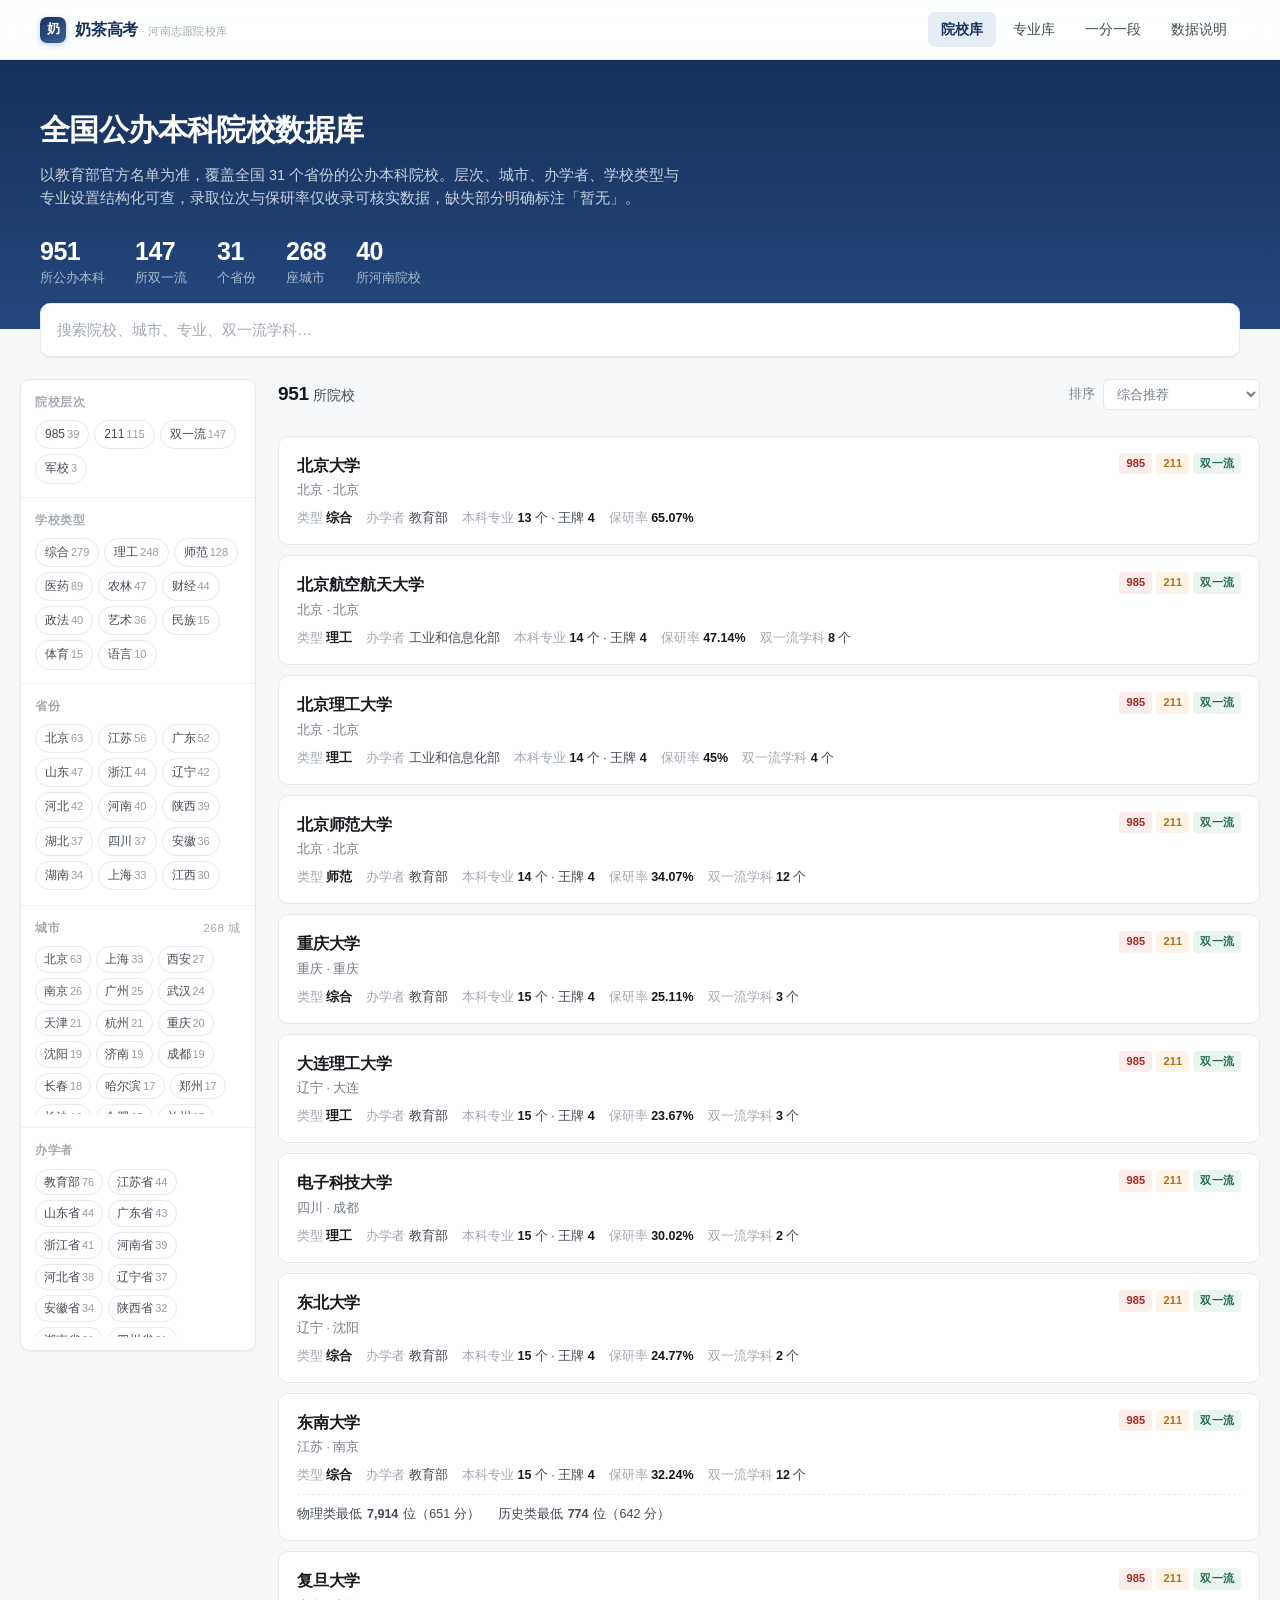
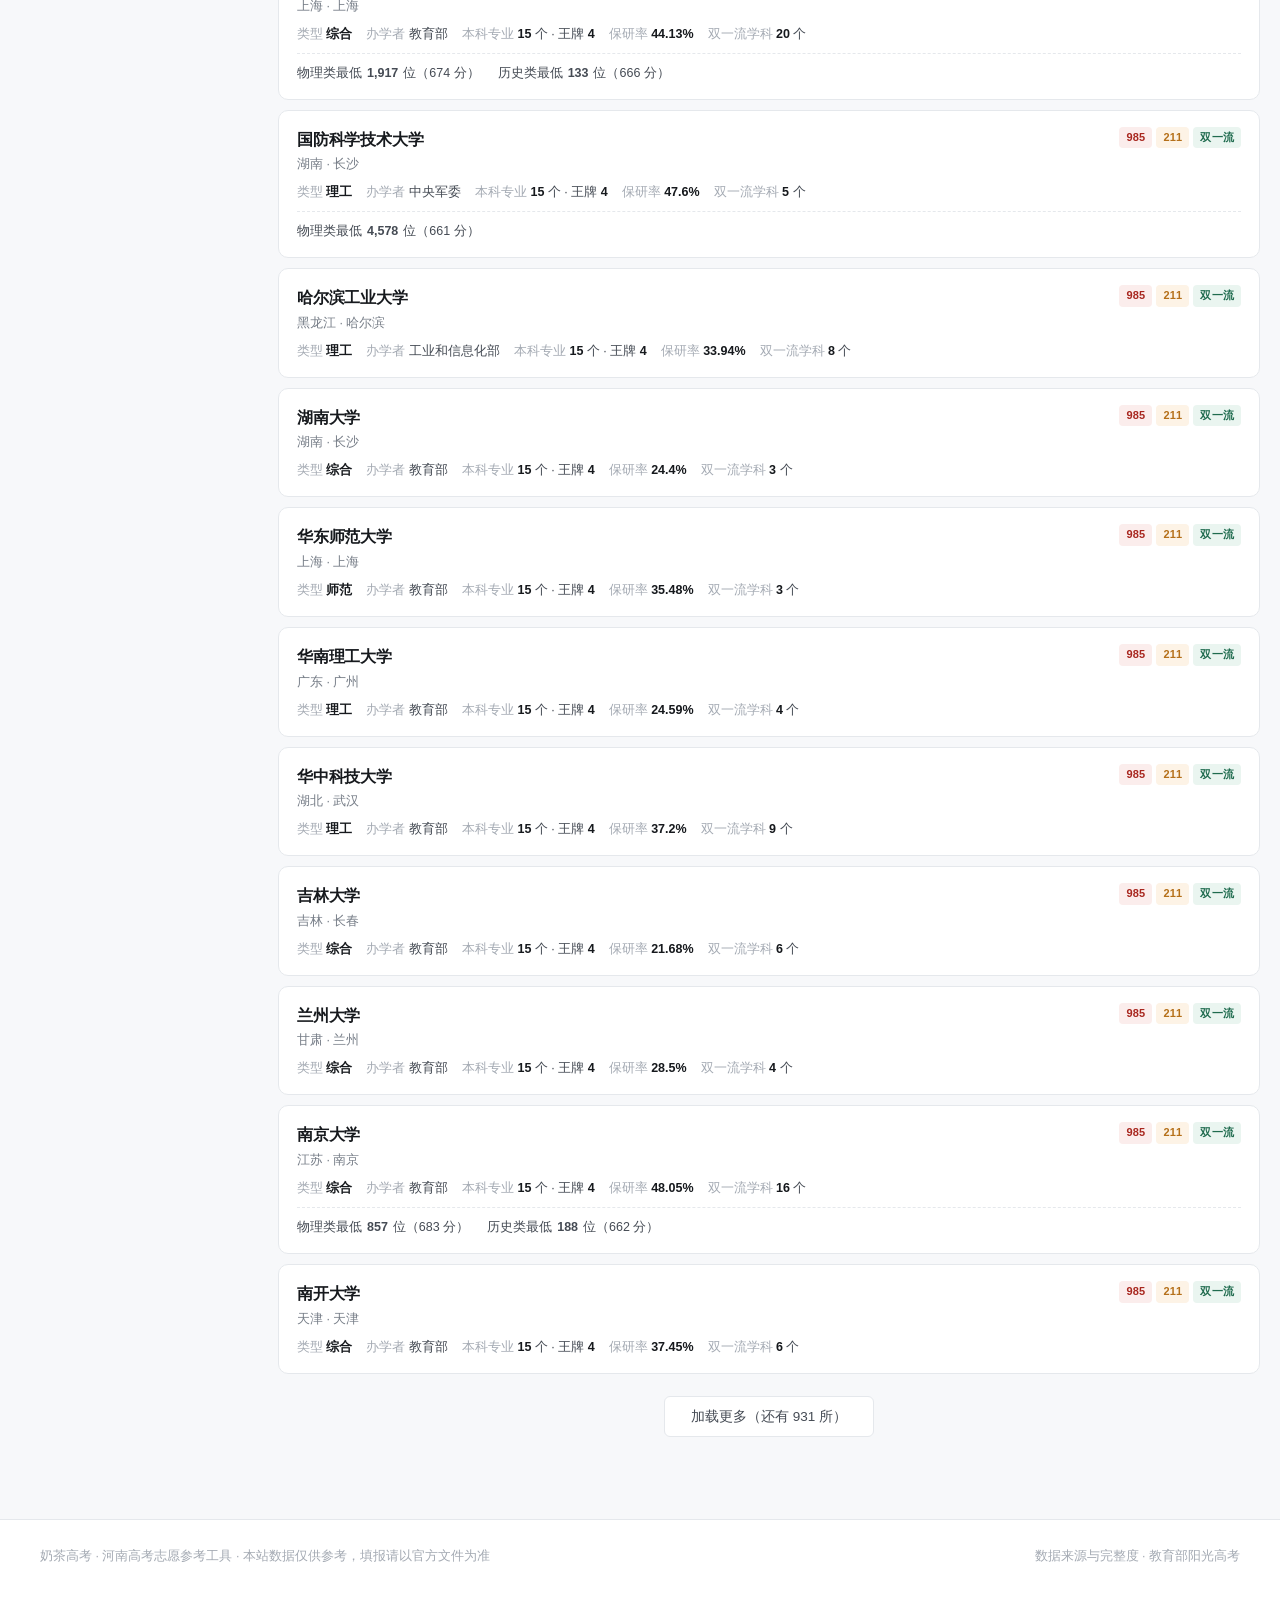
<file: index.html>
<!DOCTYPE html>
<html lang="zh-CN">
<head>
<meta charset="UTF-8">
<meta name="viewport" content="width=device-width,initial-scale=1">
<title>奶茶高考 · 河南高考志愿院校数据库</title>
<meta name="description" content="奶茶高考 —— 面向河南考生的志愿填报参考工具。收录全国 951 所公办本科院校，含985/211/双一流层次、城市、专业设置、保研率与河南录取位次，支持多维筛选与冲稳保定位。">
<meta name="keywords" content="河南高考,志愿填报,院校库,一分一段,985,211,双一流,冲稳保">
<link rel="stylesheet" href="assets/app.css?v=9717e4">
</head>
<body>

<header class="hd">
  <div class="hd-in">
    <a href="./" class="logo">
      <span class="logo-mark">奶</span>
      <span>奶茶高考<span class="logo-sub"> · 河南志愿院校库</span></span>
    </a>
    <nav class="nav">
      <a href="./" class="on">院校库</a>
      <a href="majors.html">专业库</a>
      <a href="score.html">一分一段</a>
      <a href="about.html">数据说明</a>
    </nav>
  </div>
</header>

<div class="hero">
  <div class="wrap">
    <h1>全国公办本科院校数据库</h1>
    <p>以教育部官方名单为准，覆盖全国 31 个省份的公办本科院校。层次、城市、办学者、学校类型与专业设置结构化可查，录取位次与保研率仅收录可核实数据，缺失部分明确标注「暂无」。</p>
    <div class="hero-stats" id="hstats"></div>
  </div>
</div>

<div class="wrap">
  <div style="margin:-26px 0 0;position:relative;z-index:2">
    <div class="searchbar">
      <input id="q" placeholder="搜索院校、城市、专业、双一流学科…" autocomplete="off">
    </div>
  </div>
</div>

<div class="wrap main">
  <aside class="side" id="side"><div class="empty-inline" style="padding:20px">载入中…</div></aside>
  <main>
    <div id="results"><div class="loadbar"><i></i></div></div>
  </main>
</div>

<footer class="ft">
  <div class="ft-in">
    <span>奶茶高考 · 河南高考志愿参考工具 · 本站数据仅供参考，填报请以官方文件为准</span>
    <span><a href="about.html">数据来源与完整度</a> · <a href="https://gaokao.chsi.com.cn/" target="_blank" rel="noopener">教育部阳光高考</a></span>
  </div>
</footer>

<script src="assets/app.js?v=7b0db9"></script>
<script>
(async function () {
  await boot();

  // 顶部统计
  const c = STATE.coverage;
  document.getElementById('hstats').innerHTML = [
    [c.total, '所公办本科'],
    [c.tierDoubleFirstClass, '所双一流'],
    [c.provinces, '个省份'],
    [c.cities, '座城市'],
    [c.henanSchools, '所河南院校'],
  ].map(([n, l]) => `<div class="hstat"><b>${n}</b><span>${l}</span></div>`).join('');

  readFiltersFromUrl();
  document.getElementById('q').value = filters.q;

  renderSidebar();
  renderResults();

  const qEl = document.getElementById('q');
  let tm;
  qEl.addEventListener('input', (e) => {
    filters.q = e.target.value.trim();
    filters.page = 1;
    clearTimeout(tm);
    tm = setTimeout(() => { renderResults(); syncUrl(); }, 250);
  });

  // 事件委托：筛选 chip
  document.getElementById('side').addEventListener('click', (e) => {
    const b = e.target.closest('[data-tier],[data-prov],[data-city],[data-cat],[data-affil],[data-clear]');
    if (!b) return;
    const pairs = [['tier', filters.tiers], ['prov', filters.provinces], ['city', filters.cities], ['cat', filters.cats], ['affil', filters.affils]];
    for (const [attr, set] of pairs) {
      if (b.hasAttribute('data-' + attr)) {
        const v = b.getAttribute('data-' + attr);
        set.has(v) ? set.delete(v) : set.add(v);
        break;
      }
    }
    if (b.dataset.clear) filters[b.dataset.clear].clear();
    filters.page = 1;
    renderSidebar(); renderResults(); syncUrl();
  });

  // 已选条件 chip
  $('#results').addEventListener('click', (e) => {
    const rm = e.target.closest('[data-rm-kind]');
    if (rm) {
      const kind = rm.dataset.rmKind, val = rm.dataset.rmVal;
      if (kind === 'q') { filters.q = ''; document.getElementById('q').value = ''; }
      else if (filters[kind]) filters[kind].delete(val);
      filters.page = 1;
      renderSidebar(); renderResults(); syncUrl();
      return;
    }
    if (e.target.closest('[data-clear-all]')) {
      filters.provinces.clear(); filters.cities.clear(); filters.cats.clear(); filters.affils.clear(); filters.tiers.clear();
      filters.q = ''; document.getElementById('q').value = ''; filters.page = 1;
      renderSidebar(); renderResults(); syncUrl();
      return;
    }
    const card = e.target.closest('.card');
    if (card) location.href = 'school.html?id=' + encodeURIComponent(card.dataset.id);
  });
})();
</script>
</body>
</html>
</file>
<file: assets/app.css>
/* ==========================================================================
   奶茶高考 · 设计系统
   风格：高端极简 / 克制的学术感
   配色：深墨蓝主色 + 纸灰底+ 单一强调色（不用高饱和）
   ========================================================================== */

:root {
  /* 主色：深墨蓝，沉稳、有分量 */
  --brand: #16325C;
  --brand-600: #1E4279;
  --brand-400: #3A649B;
  --brand-100: #E6EDF6;
  --brand-50: #F3F7FC;

  /* 层次标签色 */
  --t-985: #A8271F;
  --t-985-bg: #FBEDEC;
  --t-211: #B5701A;
  --t-211-bg: #FDF3E6;
  --t-dfc: #1F6B4E;
  --t-dfc-bg: #EAF5F0;

  /* 中性色 */
  --ink: #16191D;
  --ink-2: #454B54;
  --ink-3: #767D87;
  --ink-4: #A4AAB3;
  --line: #E5E8EC;
  --line-2: #EFF1F4;
  --bg: #F7F8FA;
  --card: #FFFFFF;

  /* 语义色 */
  --warn: #B5701A;
  --danger: #A8271F;
  --ok: #1F6B4E;

  /* 圆角与阴影 */
  --r-sm: 6px;
  --r: 10px;
  --r-lg: 14px;
  --sh-1: 0 1px 2px rgba(22, 25, 29, .04), 0 1px 3px rgba(22, 25, 29, .03);
  --sh-2: 0 2px 6px rgba(22, 25, 29, .05), 0 6px 20px rgba(22, 25, 29, .05);

  /* 布局 */
  --maxw: 1240px;
  --header-h: 60px;
}

* { box-sizing: border-box; margin: 0; padding: 0; }

html { -webkit-text-size-adjust: 100%; }

body {
  font-family: -apple-system, BlinkMacSystemFont, "SF Pro SC", "PingFang SC",
    "Hiragino Sans GB", "Microsoft YaHei", "Helvetica Neue", Arial, sans-serif;
  background: var(--bg);
  color: var(--ink);
  line-height: 1.6;
  font-size: 14px;
  -webkit-font-smoothing: antialiased;
  font-variant-numeric: tabular-nums;
}

a { color: inherit; text-decoration: none; }
button { font: inherit; cursor: pointer; border: none; background: none; color: inherit; }
input, select { font: inherit; color: inherit; }

.wrap { max-width: var(--maxw); margin: 0 auto; padding: 0 20px; }

/* ---------------- 顶栏 ---------------- */
.hd {
  position: sticky; top: 0; z-index: 100;
  height: var(--header-h);
  background: rgba(255, 255, 255, .88);
  backdrop-filter: saturate(180%) blur(16px);
  -webkit-backdrop-filter: saturate(180%) blur(16px);
  border-bottom: 1px solid var(--line);
}
.hd-in { max-width: var(--maxw); margin: 0 auto; padding: 0 20px; height: 100%; display: flex; align-items: center; gap: 28px; }

.logo { display: flex; align-items: center; gap: 9px; font-size: 16px; font-weight: 700; letter-spacing: -.2px; color: var(--brand); }
.logo-mark {
  width: 26px; height: 26px; border-radius: 7px;
  background: linear-gradient(145deg, var(--brand) 0%, var(--brand-400) 100%);
  display: grid; place-items: center; color: #fff; font-size: 13px; font-weight: 800;
  box-shadow: 0 2px 6px rgba(22, 50, 92, .25);
}
.logo-sub { font-size: 11px; font-weight: 500; color: var(--ink-4); letter-spacing: .3px; padding-top: 3px; }

.nav { display: flex; gap: 4px; margin-left: auto; }
.nav a {
  padding: 7px 13px; border-radius: 7px; font-size: 13.5px;
  color: var(--ink-2); font-weight: 500; transition: .15s;
}
.nav a:hover { background: var(--brand-50); color: var(--brand); }
.nav a.on { background: var(--brand-100); color: var(--brand); font-weight: 600; }

/* ---------------- 首页英雄区 ---------------- */
.hero { background: linear-gradient(180deg, var(--brand) 0%, #1D3D6E 55%, #23487F 100%); color: #fff; padding: 46px 0 40px; }
.hero h1 { font-size: 30px; font-weight: 700; letter-spacing: -.6px; margin-bottom: 10px; }
.hero p { font-size: 14.5px; color: rgba(255,255,255,.76); max-width: 640px; }
.hero-stats { display: flex; flex-wrap: wrap; gap: 30px; margin-top: 26px; }
.hstat b { display: block; font-size: 25px; font-weight: 700; letter-spacing: -.5px; line-height: 1.2; }
.hstat span { font-size: 12.5px; color: rgba(255,255,255,.62); }

/* ---------------- 搜索栏 ---------------- */
.searchbar { background: var(--card); border: 1px solid var(--line); border-radius: var(--r); padding: 14px 16px; display: flex; gap: 12px; align-items: center; box-shadow: var(--sh-1); }
.searchbar input {
  flex: 1; border: none; outline: none; font-size: 15px; background: transparent; min-width: 0;
}
.searchbar input::placeholder { color: var(--ink-4); }

/* ---------------- 主体布局 ---------------- */
.main { display: grid; grid-template-columns: 236px 1fr; gap: 22px; align-items: start; padding: 22px 0 60px; }

.side { position: sticky; top: calc(var(--header-h) + 16px); background: var(--card); border: 1px solid var(--line); border-radius: var(--r); box-shadow: var(--sh-1); overflow: hidden; }
.side-sec { border-bottom: 1px solid var(--line-2); padding: 13px 14px; }
.side-sec:last-child { border-bottom: none; }
.side-h { font-size: 11.5px; font-weight: 700; color: var(--ink-4); letter-spacing: .6px; margin-bottom: 9px; display: flex; align-items: center; justify-content: space-between; }
.side-h button { font-size: 11px; color: var(--brand-400); font-weight: 600; }
.side-h button:hover { color: var(--brand); }

.chips { display: flex; flex-wrap: wrap; gap: 5px; max-height: 168px; overflow-y: auto; }
.chip {
  padding: 4px 9px; border-radius: 20px; font-size: 12px;
  border: 1px solid var(--line); color: var(--ink-2); background: #fff;
  transition: .13s; white-space: nowrap; cursor: pointer;
}
.chip:hover { border-color: var(--brand-400); color: var(--brand); }
.chip.on { background: var(--brand); border-color: var(--brand); color: #fff; font-weight: 600; }
.chip-n { opacity: .55; font-size: 11px; margin-left: 2px; }
.chip.on .chip-n { opacity: .8; }

.chip.mini { padding: 3px 8px; font-size: 11.5px; }

/* 层次筛选用色 */
.chip.on.t-985 { background: var(--t-985); border-color: var(--t-985); }
.chip.on.t-211 { background: var(--t-211); border-color: var(--t-211); }
.chip.on.t-dfc { background: var(--t-dfc); border-color: var(--t-dfc); }

/* ---------------- 结果区 ---------------- */
.res-h { display: flex; align-items: center; gap: 12px; margin-bottom: 14px; flex-wrap: wrap; }
.res-n { font-size: 14px; color: var(--ink-2); }
.res-n b { color: var(--ink); font-size: 19px; font-weight: 700; letter-spacing: -.3px; }
.sel { margin-left: auto; display: flex; align-items: center; gap: 8px; font-size: 13px; color: var(--ink-3); }
.sel select { border: 1px solid var(--line); border-radius: var(--r-sm); padding: 6px 9px; background: #fff; outline: none; cursor: pointer; }
.sel select:focus { border-color: var(--brand-400); }

.active-f { display: flex; flex-wrap: wrap; gap: 6px; margin-bottom: 12px; }
.af {
  display: inline-flex; align-items: center; gap: 5px;
  background: var(--brand-100); color: var(--brand); border-radius: 20px;
  padding: 4px 8px 4px 11px; font-size: 12px; font-weight: 500;
}
.af b { font-weight: 600; }
.af button { color: var(--brand-400); font-size: 14px; line-height: 1; padding: 0 1px; }
.af button:hover { color: var(--brand); }

/* ---------------- 院校卡片 ---------------- */
.cards { display: flex; flex-direction: column; gap: 10px; }

.card {
  background: var(--card); border: 1px solid var(--line); border-radius: var(--r);
  padding: 16px 18px; cursor: pointer; transition: .15s; position: relative;
}
.card:hover { border-color: var(--brand-400); box-shadow: var(--sh-2); transform: translateY(-1px); }

.c-top { display: flex; align-items: flex-start; gap: 10px; margin-bottom: 8px; }
.c-name { font-size: 16px; font-weight: 650; letter-spacing: -.2px; color: var(--ink); }
.c-loc { font-size: 12.5px; color: var(--ink-3); margin-top: 2px; }
.c-tags { margin-left: auto; display: flex; gap: 4px; flex-shrink: 0; flex-wrap: wrap; justify-content: flex-end; }

.tg { font-size: 11px; font-weight: 700; padding: 2px 7px; border-radius: 4px; letter-spacing: .2px; }
.tg-985 { color: var(--t-985); background: var(--t-985-bg); }
.tg-211 { color: var(--t-211); background: var(--t-211-bg); }
.tg-dfc { color: var(--t-dfc); background: var(--t-dfc-bg); }
.tg-plain { color: var(--ink-3); background: #F1F3F5; font-weight: 600; }

.c-meta { display: flex; flex-wrap: wrap; gap: 7px 14px; font-size: 12.5px; color: var(--ink-2); }
.c-meta i { font-style: normal; color: var(--ink-4); }
.c-meta b { font-weight: 600; color: var(--ink); }

.c-rank { margin-top: 9px; padding-top: 9px; border-top: 1px dashed var(--line); font-size: 12.5px; color: var(--ink-2); display: flex; flex-wrap: wrap; gap: 6px 18px; }
.c-rank .r { display: inline-flex; align-items: center; gap: 5px; }
.na { color: var(--ink-4); font-size: 12px; }

/* 空态 */
.empty { text-align: center; padding: 60px 20px; color: var(--ink-3); background: var(--card); border: 1px solid var(--line); border-radius: var(--r); }
.empty b { display: block; font-size: 16px; color: var(--ink-2); margin-bottom: 6px; }

/* ---------------- 加载 / 分页 ---------------- */
.loadbar { height: 2px; background: var(--line); border-radius: 2px; overflow: hidden; margin-bottom: 14px; }
.loadbar i { display: block; height: 100%; background: var(--brand); width: 30%; animation: lb 1s ease-in-out infinite; }
@keyframes lb { 0% { margin-left: -30%; } 100% { margin-left: 100%; } }

.more { text-align: center; padding: 22px 0; }
.more button { border: 1px solid var(--line); background: #fff; padding: 9px 26px; border-radius: var(--r-sm); font-size: 13.5px; color: var(--ink-2); font-weight: 500; }
.more button:hover { border-color: var(--brand-400); color: var(--brand); }

/* ---------------- 详情页 ---------------- */
.sub-hero { background: var(--card); border-bottom: 1px solid var(--line); padding: 30px 0 26px; }
.bcrumb { font-size: 12.5px; color: var(--ink-4); margin-bottom: 11px; }
.bcrumb a:hover { color: var(--brand); }

.d-title { display: flex; align-items: flex-start; gap: 12px; flex-wrap: wrap; }
.d-title h1 { font-size: 26px; font-weight: 700; letter-spacing: -.5px; }
.d-sub { color: var(--ink-2); font-size: 14px; margin-top: 5px; display: flex; flex-wrap: wrap; gap: 6px 16px; }
.d-sub i { font-style: normal; color: var(--ink-4); }

.d-grid { display: grid; grid-template-columns: 1fr 300px; gap: 22px; align-items: start; padding: 22px 0 60px; }

.panel { background: var(--card); border: 1px solid var(--line); border-radius: var(--r); box-shadow: var(--sh-1); margin-bottom: 16px; overflow: hidden; }
.panel:last-child { margin-bottom: 0; }
.panel-h { padding: 13px 18px; border-bottom: 1px solid var(--line-2); font-size: 14px; font-weight: 650; display: flex; align-items: center; justify-content: space-between; }
.panel-h .hint { font-size: 12px; color: var(--ink-4); font-weight: 400; }
.panel-b { padding: 16px 18px; }

.kv { display: grid; grid-template-columns: 84px 1fr; gap: 9px 14px; font-size: 13.5px; }
.kv dt { color: var(--ink-4); }
.kv dd { color: var(--ink); }

.taglist { display: flex; flex-wrap: wrap; gap: 6px; }
.taglist a, .taglist span { font-size: 12.5px; padding: 4px 10px; border-radius: var(--r-sm); background: var(--brand-50); color: var(--brand); border: 1px solid transparent; }
.taglist a:hover { border-color: var(--brand-400); }
.taglist .ace { background: var(--t-211-bg); color: var(--t-211); font-weight: 600; }
.taglist .dfc { background: var(--t-dfc-bg); color: var(--t-dfc); font-weight: 600; }

/* 冲稳保 */
.rk-card { padding: 16px 18px; }
.rk-row { display: flex; align-items: center; gap: 12px; padding: 11px 0; border-bottom: 1px dashed var(--line); }
.rk-row:last-child { border-bottom: none; }
.rk-badge { width: 34px; height: 34px; border-radius: 9px; display: grid; place-items: center; font-size: 15px; font-weight: 700; color: #fff; flex-shrink: 0; }
.rk-b1 { background: var(--t-985); }
.rk-b2 { background: var(--t-211); }
.rk-b3 { background: var(--t-dfc); }
.rk-info { flex: 1; font-size: 13px; }
.rk-info b { display: block; font-weight: 600; }
.rk-info span { color: var(--ink-3); font-size: 12px; }

/* 覆盖率条 */
.cov-row { display: flex; align-items: center; gap: 10px; padding: 7px 0; font-size: 12.5px; }
.cov-n { width: 74px; color: var(--ink-2); flex-shrink: 0; }
.cov-bar { flex: 1; height: 5px; background: var(--line-2); border-radius: 3px; overflow: hidden; }
.cov-bar i { display: block; height: 100%; background: var(--brand-400); border-radius: 3px; }
.cov-v { width: 74px; text-align: right; color: var(--ink-3); flex-shrink: 0; }

/* ---------------- 专业库 ---------------- */
.mgrid { display: grid; grid-template-columns: repeat(auto-fill, minmax(268px, 1fr)); gap: 12px; }
.mcard { background: var(--card); border: 1px solid var(--line); border-radius: var(--r); padding: 16px 18px; transition: .15s; cursor: pointer; }
.mcard:hover { border-color: var(--brand-400); box-shadow: var(--sh-2); transform: translateY(-1px); }
.mcard h3 { font-size: 15.5px; font-weight: 650; letter-spacing: -.2px; margin-bottom: 4px; }
.mcard .mcat { font-size: 12px; color: var(--brand); font-weight: 600; }
.mcard .mdeg { font-size: 12px; color: var(--ink-4); margin-top: 2px; }
.mcard .mn { font-size: 12.5px; color: var(--ink-3); margin-top: 10px; padding-top: 9px; border-top: 1px dashed var(--line); }

/* ---------------- 一分一段 ---------------- */
.tool-grid { display: grid; grid-template-columns: 320px 1fr; gap: 22px; align-items: start; padding: 22px 0 60px; }

.inp { width: 100%; border: 1px solid var(--line); border-radius: var(--r-sm); padding: 9px 11px; font-size: 15px; outline: none; background: #fff; }
.inp:focus { border-color: var(--brand-400); box-shadow: 0 0 0 3px var(--brand-50); }

.seg { display: flex; background: var(--line-2); border-radius: var(--r-sm); padding: 3px; gap: 3px; }
.seg button { flex: 1; padding: 7px; border-radius: 5px; font-size: 13px; font-weight: 500; color: var(--ink-2); transition: .13s; }
.seg button.on { background: #fff; color: var(--brand); font-weight: 650; box-shadow: var(--sh-1); }

.res-box { background: var(--brand-50); border: 1px solid var(--brand-100); border-radius: var(--r); padding: 18px; text-align: center; }
.res-box .big { font-size: 36px; font-weight: 700; color: var(--brand); letter-spacing: -1px; line-height: 1.2; }
.res-box .lbl { font-size: 12.5px; color: var(--ink-3); }

.tbl { width: 100%; border-collapse: collapse; font-size: 13.5px; }
.tbl th { text-align: left; padding: 9px 12px; font-size: 11.5px; font-weight: 700; color: var(--ink-4); letter-spacing: .4px; border-bottom: 1px solid var(--line); position: sticky; top: var(--header-h); background: var(--card); z-index: 2; }
.tbl td { padding: 9px 12px; border-bottom: 1px solid var(--line-2); color: var(--ink-2); }
.tbl tr:hover td { background: var(--brand-50); }
.tbl td b { color: var(--ink); font-weight: 650; }
.tbl-wrap { max-height: 620px; overflow-y: auto; border: 1px solid var(--line); border-radius: var(--r); background: var(--card); }

/* ---------------- 页脚 ---------------- */
.ft { border-top: 1px solid var(--line); background: var(--card); padding: 26px 0 34px; font-size: 12.5px; color: var(--ink-4); }
.ft-in { max-width: var(--maxw); margin: 0 auto; padding: 0 20px; display: flex; flex-wrap: wrap; gap: 8px 26px; justify-content: space-between; }
.ft a:hover { color: var(--brand); }

/* ---------------- 提示条 ---------------- */
.note { background: #FFFBF3; border: 1px solid #F2E4C8; border-radius: var(--r-sm); padding: 11px 14px; font-size: 12.5px; color: #7A5B22; line-height: 1.65; }
.note b { color: #5E4415; }

.empty-inline { color: var(--ink-4); font-size: 13px; padding: 14px 0; text-align: center; }

/* ---------------- 响应式 ---------------- */
@media (max-width: 1000px) {
  .main, .tool-grid, .d-grid { grid-template-columns: 1fr; }
  .side { position: static; }
  .hero h1 { font-size: 24px; }
  .nav a { padding: 6px 9px; font-size: 13px; }
  .d-grid .side { order: -1; }
}
@media (max-width: 640px) {
  .wrap { padding: 0 14px; }
  .hd-in { gap: 12px; }
  .logo-sub { display: none; }
  .c-tags { margin-left: 0; width: 100%; justify-content: flex-start; }
}
</file>
